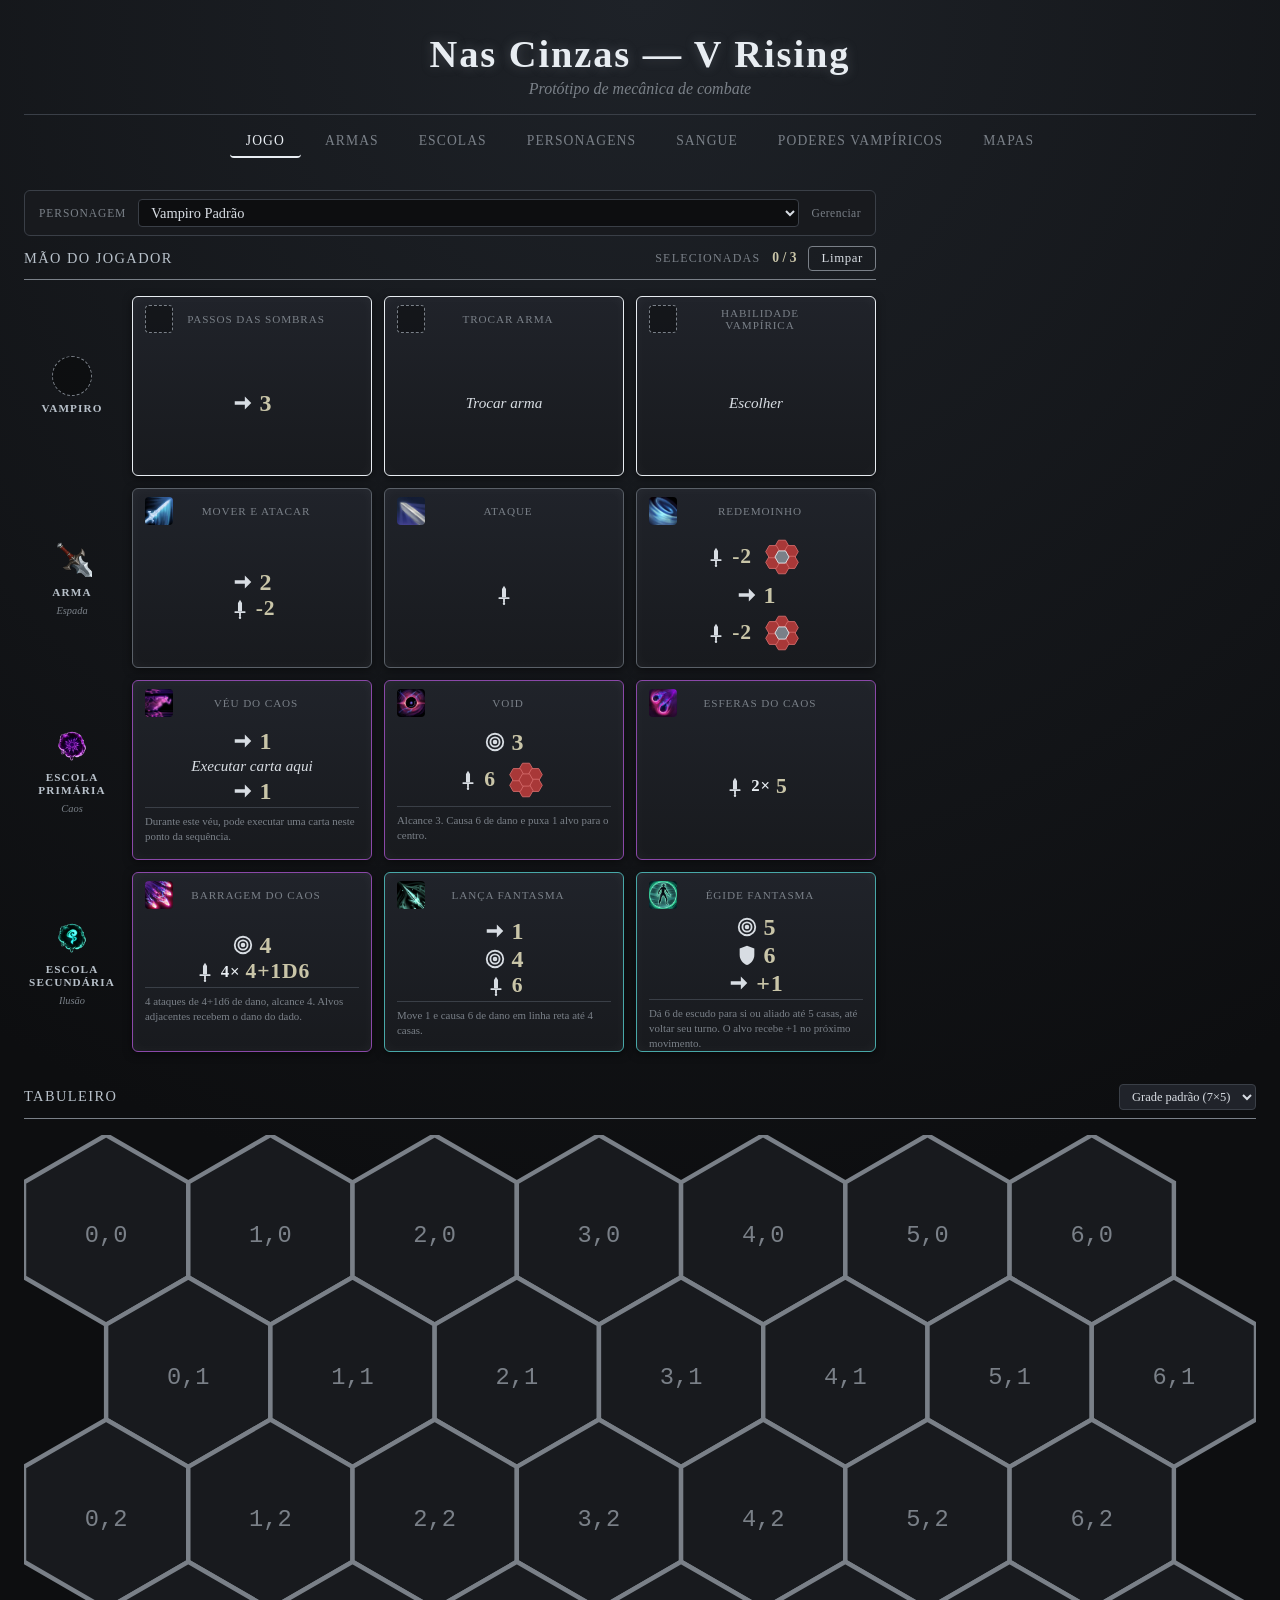
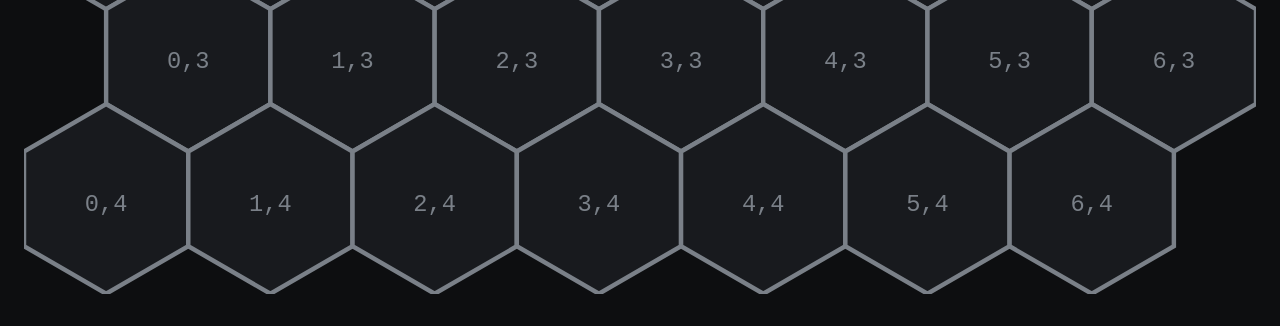
<file: index.html>
<!DOCTYPE html>
<html lang="pt-BR">
<head>
	<meta charset="UTF-8">
	<meta name="viewport" content="width=device-width, initial-scale=1.0">
	<title>Nas Cinzas — V Rising</title>
	<link rel="stylesheet" href="style.css?v=22">
</head>
<body>
	<header>
		<h1>Nas Cinzas — V Rising</h1>
		<p class="subtitle">Protótipo de mecânica de combate</p>
		<nav class="main-nav">
			<a href="index.html" class="active">Jogo</a>
			<a href="weapons.html">Armas</a>
			<a href="schools.html">Escolas</a>
			<a href="characters.html">Personagens</a>
			<a href="blood-types.html">Sangue</a>
			<a href="vampire-powers.html">Poderes Vampíricos</a>
			<a href="map-editor.html">Mapas</a>
		</nav>
	</header>

	<main>
		<section class="card-grid-wrapper">
			<div class="char-bar">
				<span class="char-bar-label">Personagem</span>
				<select id="char-select" class="char-select"></select>
				<a href="characters.html" class="char-bar-link">Gerenciar</a>
			</div>
			<div class="status-bar">
				<h2>Mão do jogador</h2>
				<div class="selection-info">
					<span class="selection-label">Selecionadas</span>
					<span id="selection-counter" class="selection-counter">0 / 3</span>
					<button id="reset-btn" class="reset-btn">Limpar</button>
				</div>
			</div>
			<div id="card-grid" class="card-grid">
				<!-- cartas renderizadas via JS -->
			</div>
		</section>

		<section class="board-wrapper">
			<div class="board-header">
				<h2 class="section-title">Tabuleiro</h2>
				<select id="map-select" class="map-select"></select>
			</div>
			<svg id="board" class="board" xmlns="http://www.w3.org/2000/svg"></svg>
		</section>
	</main>

	<script src="effects.js?v=13"></script>
	<script src="app.js?v=24"></script>
	<script src="board.js?v=2"></script>
</body>
</html>
</file>
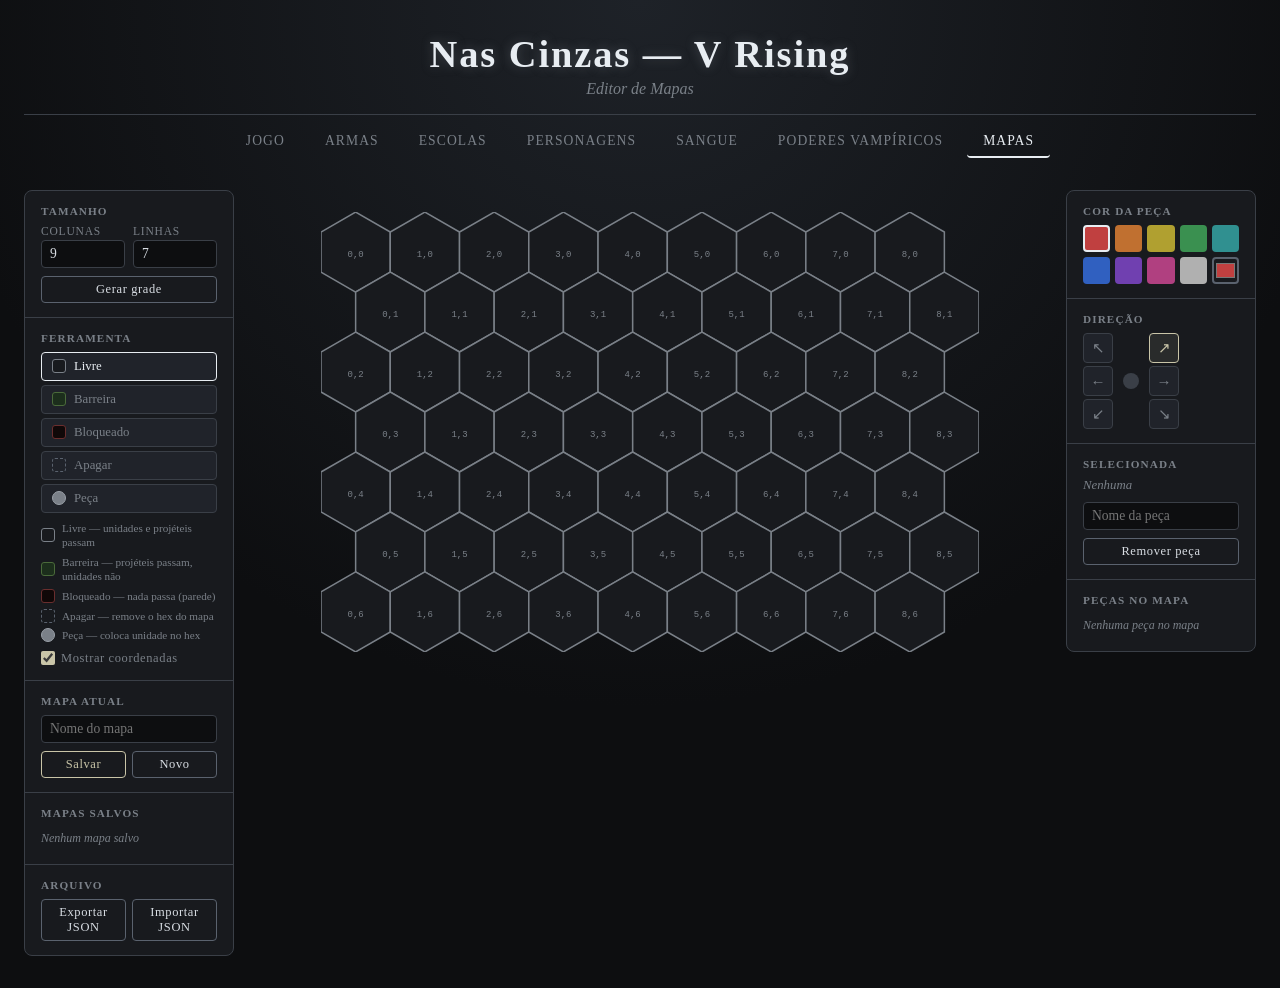
<file: map-editor.html>
<!DOCTYPE html>
<html lang="pt-BR">
<head>
	<meta charset="UTF-8">
	<meta name="viewport" content="width=device-width, initial-scale=1.0">
	<title>Editor de Mapas — Nas Cinzas</title>
	<link rel="stylesheet" href="style.css?v=20">
</head>
<body>
	<header>
		<h1>Nas Cinzas — V Rising</h1>
		<p class="subtitle">Editor de Mapas</p>
		<nav class="main-nav">
			<a href="index.html">Jogo</a>
			<a href="weapons.html">Armas</a>
			<a href="schools.html">Escolas</a>
			<a href="characters.html">Personagens</a>
			<a href="blood-types.html">Sangue</a>
			<a href="vampire-powers.html">Poderes Vampíricos</a>
			<a href="map-editor.html" class="active">Mapas</a>
		</nav>
	</header>

	<main class="editor-layout">
		<aside class="editor-sidebar">

			<section class="editor-section">
				<h3 class="editor-section-title">Tamanho</h3>
				<div class="editor-size-inputs">
					<label class="editor-label">
						<span>Colunas</span>
						<input type="number" id="input-cols" class="editor-number-input" min="3" max="24" value="9">
					</label>
					<label class="editor-label">
						<span>Linhas</span>
						<input type="number" id="input-rows" class="editor-number-input" min="3" max="20" value="7">
					</label>
				</div>
				<button class="editor-btn" id="btn-generate">Gerar grade</button>
			</section>

			<section class="editor-section">
				<h3 class="editor-section-title">Ferramenta</h3>
				<div class="editor-tools">
					<button class="tool-btn active" data-tool="free">
						<span class="tool-swatch tool-swatch-free"></span>
						Livre
					</button>
					<button class="tool-btn" data-tool="barreira">
						<span class="tool-swatch tool-swatch-barreira"></span>
						Barreira
					</button>
					<button class="tool-btn" data-tool="blocked">
						<span class="tool-swatch tool-swatch-blocked"></span>
						Bloqueado
					</button>
					<button class="tool-btn" data-tool="vazio">
						<span class="tool-swatch tool-swatch-vazio"></span>
						Apagar
					</button>
					<button class="tool-btn" data-tool="peca">
						<span class="tool-swatch tool-swatch-peca"></span>
						Peça
					</button>
				</div>
				<ul class="editor-legend">
					<li><span class="tool-swatch tool-swatch-free"></span> Livre — unidades e projéteis passam</li>
					<li><span class="tool-swatch tool-swatch-barreira"></span> Barreira — projéteis passam, unidades não</li>
					<li><span class="tool-swatch tool-swatch-blocked"></span> Bloqueado — nada passa (parede)</li>
					<li><span class="tool-swatch tool-swatch-vazio"></span> Apagar — remove o hex do mapa</li>
					<li><span class="tool-swatch tool-swatch-peca"></span> Peça — coloca unidade no hex</li>
				</ul>
				<label class="editor-checkbox-label">
					<input type="checkbox" id="toggle-labels" checked>
					Mostrar coordenadas
				</label>
			</section>

			<section class="editor-section">
				<h3 class="editor-section-title">Mapa atual</h3>
				<input type="text" id="input-map-name" class="editor-text-input" placeholder="Nome do mapa" maxlength="40">
				<div class="editor-btn-row">
					<button class="editor-btn editor-btn-primary" id="btn-save">Salvar</button>
					<button class="editor-btn" id="btn-new">Novo</button>
				</div>
			</section>

			<section class="editor-section">
				<h3 class="editor-section-title">Mapas salvos</h3>
				<ul class="editor-map-list" id="map-list">
					<!-- itens renderizados via JS -->
				</ul>
			</section>

			<section class="editor-section">
				<h3 class="editor-section-title">Arquivo</h3>
				<div class="editor-btn-row">
					<button class="editor-btn" id="btn-export">Exportar JSON</button>
					<label class="editor-btn editor-btn-file" id="btn-import-label">
						Importar JSON
						<input type="file" id="btn-import" accept=".json" style="display:none">
					</label>
				</div>
			</section>

		</aside>

		<section class="editor-canvas-wrapper">
			<span id="editor-status" class="editor-status"></span>
			<div class="editor-canvas-scroll">
				<svg id="editor-board" class="editor-board" xmlns="http://www.w3.org/2000/svg"></svg>
			</div>
		</section>
		<aside class="editor-right-panel">

			<section class="editor-section">
				<h3 class="editor-section-title">Cor da peça</h3>
				<div class="piece-color-grid">
					<button class="piece-color-swatch active" data-color="#c04040" style="background:#c04040" title="Vermelho"></button>
					<button class="piece-color-swatch" data-color="#c07030" style="background:#c07030" title="Laranja"></button>
					<button class="piece-color-swatch" data-color="#b0a030" style="background:#b0a030" title="Amarelo"></button>
					<button class="piece-color-swatch" data-color="#3a9050" style="background:#3a9050" title="Verde"></button>
					<button class="piece-color-swatch" data-color="#309090" style="background:#309090" title="Ciano"></button>
					<button class="piece-color-swatch" data-color="#3060c0" style="background:#3060c0" title="Azul"></button>
					<button class="piece-color-swatch" data-color="#7040b0" style="background:#7040b0" title="Roxo"></button>
					<button class="piece-color-swatch" data-color="#b04080" style="background:#b04080" title="Rosa"></button>
					<button class="piece-color-swatch" data-color="#b0b0b0" style="background:#b0b0b0" title="Prata"></button>
					<input type="color" id="piece-color-custom" class="piece-color-custom" value="#c04040" title="Cor personalizada">
				</div>
			</section>

			<section class="editor-section">
				<h3 class="editor-section-title">Direção</h3>
				<div class="facing-rose">
					<button class="facing-btn" data-dir="4" title="Noroeste">↖</button>
					<div></div>
					<button class="facing-btn active" data-dir="5" title="Nordeste">↗</button>
					<button class="facing-btn" data-dir="3" title="Oeste">←</button>
					<div class="facing-center"></div>
					<button class="facing-btn" data-dir="0" title="Leste">→</button>
					<button class="facing-btn" data-dir="2" title="Sudoeste">↙</button>
					<div></div>
					<button class="facing-btn" data-dir="1" title="Sudeste">↘</button>
				</div>
			</section>

			<section class="editor-section">
				<h3 class="editor-section-title">Selecionada</h3>
				<span id="piece-selected-info" class="piece-selected-info">Nenhuma</span>
				<input type="text" id="piece-name-input" class="editor-text-input" placeholder="Nome da peça" maxlength="30" disabled>
				<button class="editor-btn" id="btn-delete-piece" disabled>Remover peça</button>
			</section>

			<section class="editor-section">
				<h3 class="editor-section-title">Peças no mapa</h3>
				<ul class="editor-map-list" id="piece-list">
					<!-- renderizado via JS -->
				</ul>
			</section>

		</aside>
	</main>

	<script src="map-editor.js?v=2"></script>
</body>
</html>
</file>
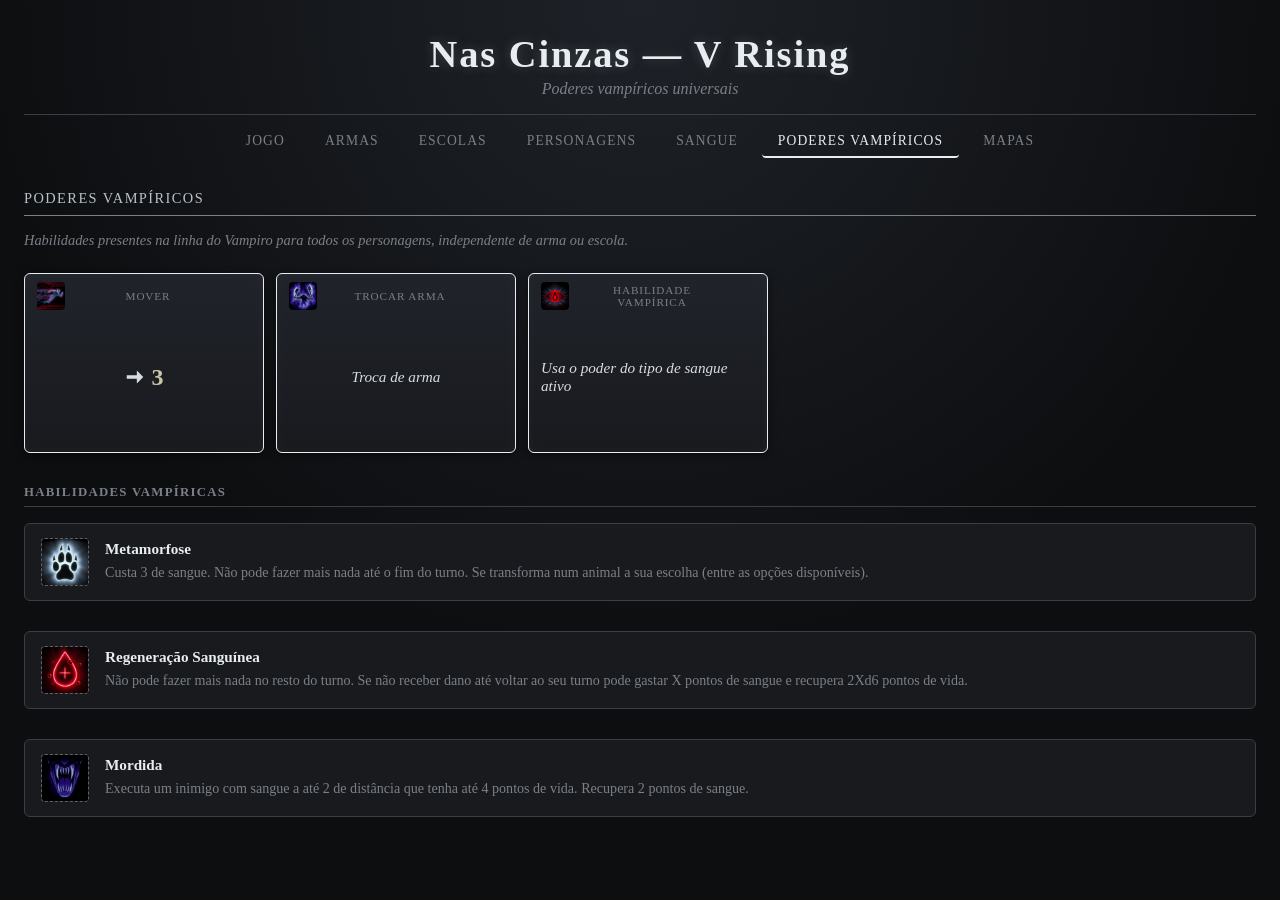
<file: vampire-powers.html>
<!DOCTYPE html>
<html lang="pt-BR">
<head>
	<meta charset="UTF-8">
	<title>Poderes Vampíricos — Nas Cinzas V Rising</title>
	<link rel="stylesheet" href="style.css?v=23">
</head>
<body>
	<header>
		<h1>Nas Cinzas — V Rising</h1>
		<p class="subtitle">Poderes vampíricos universais</p>
		<nav class="main-nav">
			<a href="index.html">Jogo</a>
			<a href="weapons.html">Armas</a>
			<a href="schools.html">Escolas</a>
			<a href="characters.html">Personagens</a>
			<a href="blood-types.html">Sangue</a>
			<a href="vampire-powers.html" class="active">Poderes Vampíricos</a>
			<a href="map-editor.html">Mapas</a>
		</nav>
	</header>
	<main>
		<section class="library">
			<h2 class="section-title">Poderes Vampíricos</h2>
			<p class="vpower-intro">Habilidades presentes na linha do Vampiro para todos os personagens, independente de arma ou escola.</p>
			<div id="vpower-row-cards" class="abilities-grid" style="--n:3"></div>
			<h3 class="vpower-section-title" id="vpower-abilities-heading">Habilidades Vampíricas</h3>
			<div id="vpower-abilities" class="vpower-list"></div>
		</section>
	</main>
	<script src="effects.js?v=13"></script>
	<script src="vampire-powers.js?v=3"></script>
</body>
</html>
</file>
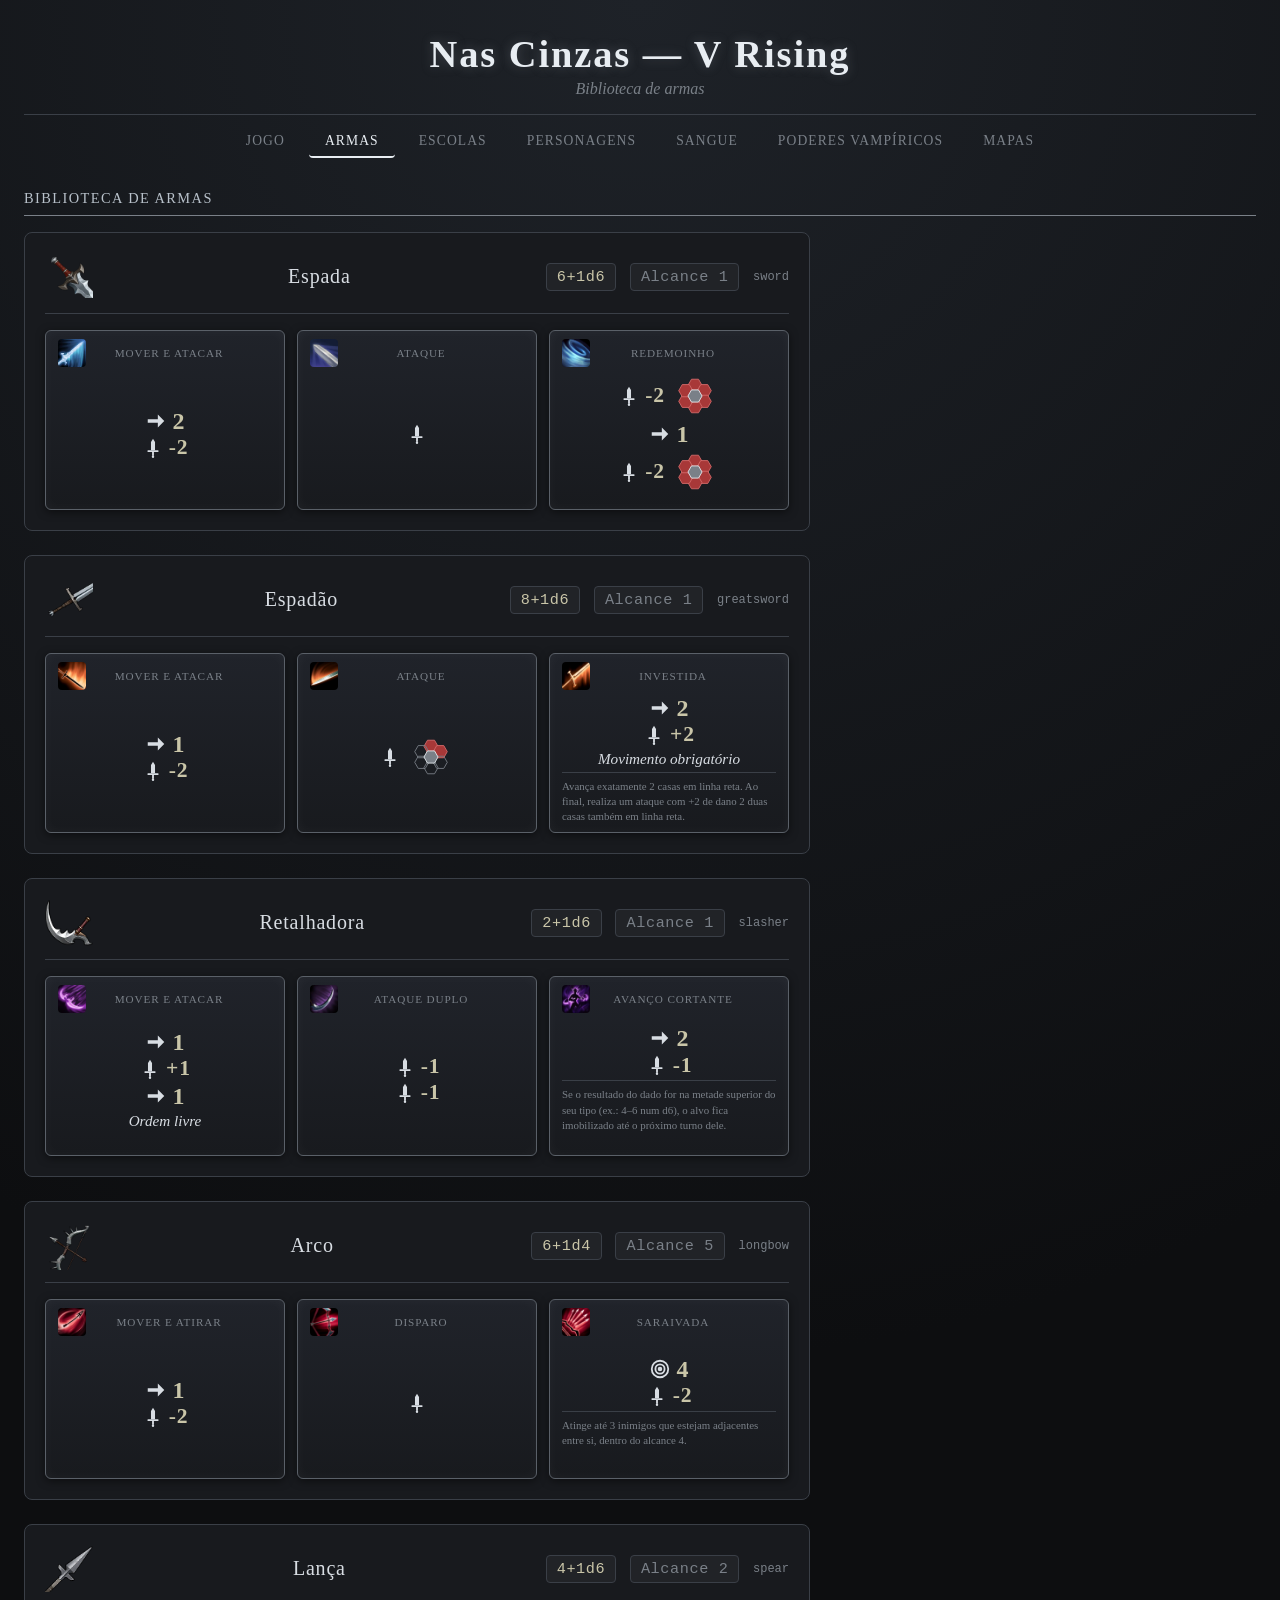
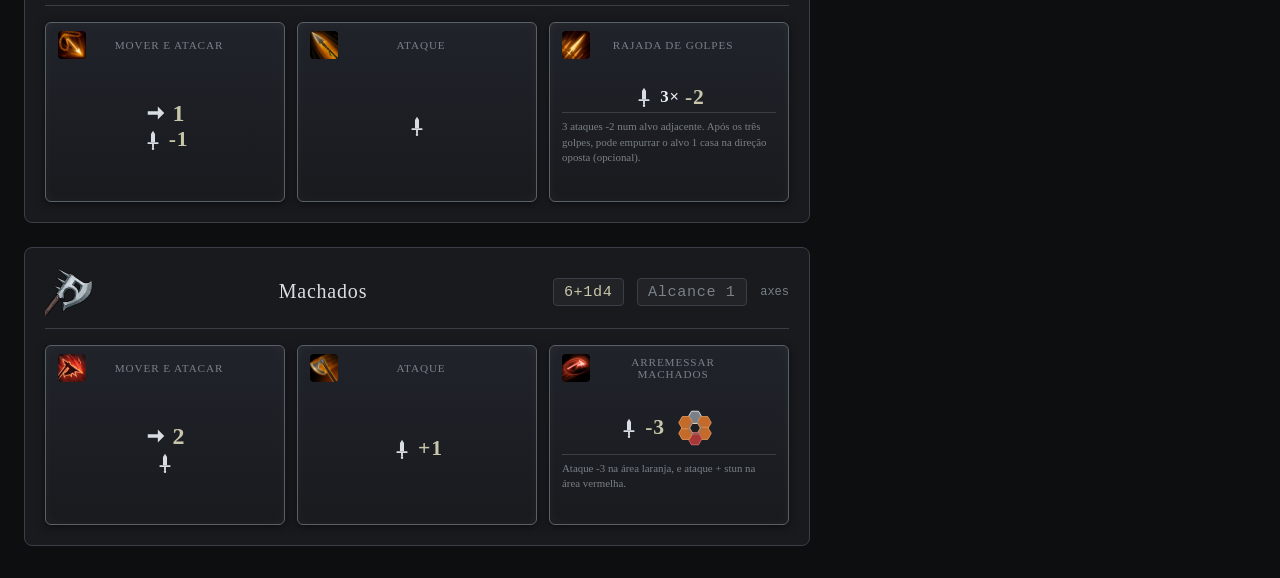
<file: weapons.html>
<!DOCTYPE html>
<html lang="pt-BR">
<head>
	<meta charset="UTF-8">
	<title>Armas — Nas Cinzas V Rising</title>
	<link rel="stylesheet" href="style.css?v=19">
</head>
<body>
	<header>
		<h1>Nas Cinzas — V Rising</h1>
		<p class="subtitle">Biblioteca de armas</p>
		<nav class="main-nav">
			<a href="index.html">Jogo</a>
			<a href="weapons.html" class="active">Armas</a>
			<a href="schools.html">Escolas</a>
			<a href="characters.html">Personagens</a>
			<a href="blood-types.html">Sangue</a>
			<a href="vampire-powers.html">Poderes Vampíricos</a>
			<a href="map-editor.html">Mapas</a>
		</nav>
	</header>
	<main>
		<section class="library">
			<h2 class="section-title">Biblioteca de Armas</h2>
			<div id="weapons-list" class="library-list"></div>
		</section>
	</main>
	<script src="effects.js?v=13"></script>
	<script src="weapons.js?v=4"></script>
</body>
</html>
</file>
<file: style.css>
/* ============================
   Nas Cinzas — V Rising
   style.css v22
   Tema prata pálido e neutro. Inclui nav, páginas de biblioteca,
   cores das 6 escolas de magia, suporte a <img> nos placeholders,
   estilos do editor de mapas, painel de peças, seletor de
   personagem no jogo e modal de edição de personagens.
   ============================ */

:root {
	--bg-base: #0d0e10;
	--bg-panel: #181a1e;
	--bg-panel-2: #20232a;
	--ink: #d8dde3;
	--ink-dim: #7a8088;
	--border: #3a3f47;
	--border-strong: #5a626e;
	--accent: #b8c1ca;
	--accent-bright: #e8edf2;
	--highlight: #c9c5a8;
	--heal: #c44a5a;

	--card-w: 240px;
	--card-h: 180px;
	--ability-card-w: 240px;
	--ability-card-h: 180px;
	--row-label-w: 96px;
	--gap: 12px;
}

* {
	box-sizing: border-box;
	margin: 0;
	padding: 0;
}

body {
	font-family: "Cormorant Garamond", "Georgia", serif;
	background:
		radial-gradient(circle at 50% 0%, #1e2228 0%, var(--bg-base) 60%);
	color: var(--ink);
	min-height: 100vh;
	padding: 32px 24px;
}

header {
	text-align: center;
	margin-bottom: 32px;
}

header h1 {
	font-size: 2.4rem;
	letter-spacing: 0.05em;
	color: var(--accent-bright);
	text-shadow: 0 0 12px rgba(184, 193, 202, 0.25);
}

header .subtitle {
	color: var(--ink-dim);
	font-style: italic;
	margin-top: 4px;
}

/* Nav compartilhada */
.main-nav {
	display: flex;
	justify-content: center;
	gap: 0.5rem;
	margin-top: 16px;
	padding-top: 12px;
	border-top: 1px solid var(--border);
}

.main-nav a {
	color: var(--ink-dim);
	text-decoration: none;
	padding: 0.4rem 1rem;
	border-radius: 4px;
	font-size: 0.85rem;
	letter-spacing: 0.08em;
	text-transform: uppercase;
	transition: color 0.15s ease, background 0.15s ease;
}

.main-nav a:hover {
	background: var(--bg-panel);
	color: var(--ink);
}

.main-nav a.active {
	color: var(--accent-bright);
	border-bottom: 2px solid var(--accent-bright);
}

main {
	max-width: 1400px;
	margin: 0 auto;
	display: flex;
	gap: 32px;
	align-items: flex-start;
	flex-wrap: wrap;
}

.card-grid-wrapper { flex: 0 0 auto; }
.board-wrapper { flex: 1 1 360px; min-width: 0; }

.status-bar {
	display: flex;
	justify-content: space-between;
	align-items: center;
	gap: 12px;
	margin-bottom: 16px;
	border-bottom: 1px solid var(--ink-dim);
	padding-bottom: 8px;
}

.status-bar h2,
.section-title {
	color: var(--accent);
	font-weight: 400;
	letter-spacing: 0.1em;
	text-transform: uppercase;
	font-size: 0.9rem;
	margin: 0;
}

.section-title {
	margin-bottom: 16px;
	padding-bottom: 8px;
	border-bottom: 1px solid var(--ink-dim);
}

.selection-info {
	display: flex;
	align-items: center;
	gap: 12px;
	font-size: 0.85rem;
}

.selection-label {
	color: var(--ink-dim);
	text-transform: uppercase;
	letter-spacing: 0.1em;
	font-size: 0.75rem;
}

.selection-counter {
	color: var(--highlight);
	font-weight: 600;
	font-variant-numeric: tabular-nums;
}

.reset-btn {
	background: transparent;
	border: 1px solid var(--ink-dim);
	color: var(--ink);
	padding: 4px 12px;
	border-radius: 4px;
	cursor: pointer;
	font-family: inherit;
	font-size: 0.8rem;
	letter-spacing: 0.05em;
	transition: all 0.15s ease;
}

.reset-btn:hover {
	border-color: var(--accent-bright);
	color: var(--accent-bright);
}

/* Grade do jogo */
.card-grid {
	display: grid;
	grid-template-columns: var(--row-label-w) repeat(3, var(--card-w));
	grid-template-rows: repeat(4, var(--card-h));
	gap: var(--gap);
}

.row-label {
	display: flex;
	flex-direction: column;
	align-items: center;
	justify-content: center;
	gap: 6px;
	padding: 4px;
	text-align: center;
}

.row-icon-placeholder {
	width: 40px;
	height: 40px;
	border-radius: 50%;
	background: rgba(0, 0, 0, 0.35);
	border: 1px dashed var(--ink-dim);
}

.row-name {
	font-size: 0.7rem;
	color: var(--accent);
	text-transform: uppercase;
	letter-spacing: 0.1em;
	font-weight: 600;
	line-height: 1.15;
}

.row-note {
	font-size: 0.65rem;
	color: var(--ink-dim);
	font-style: italic;
}

/* Carta base — usada no jogo e nas bibliotecas */
.card,
.ability-card {
	position: relative;
	background: linear-gradient(180deg, var(--bg-panel-2) 0%, var(--bg-panel) 100%);
	border: 1px solid var(--border);
	border-radius: 6px;
	padding: 8px 12px;
	display: grid;
	gap: 6px;
	box-shadow:
		inset 0 0 12px rgba(255, 255, 255, 0.04),
		0 2px 8px rgba(0, 0, 0, 0.5);
	transition: transform 0.15s ease, box-shadow 0.15s ease;
}

.card {
	grid-template-rows: auto 1fr;
	cursor: pointer;
}

.card:hover {
	transform: translateY(-4px);
	box-shadow:
		inset 0 0 18px rgba(255, 255, 255, 0.08),
		0 6px 14px rgba(0, 0, 0, 0.7);
}

.ability-card {
	width: var(--ability-card-w);
	height: var(--ability-card-h);
	grid-template-rows: auto 1fr auto;
}

.card-top {
	display: flex;
	align-items: center;
	gap: 8px;
}

.card-img-placeholder {
	width: 28px;
	height: 28px;
	border-radius: 4px;
	background: rgba(0, 0, 0, 0.35);
	border: 1px dashed var(--ink-dim);
	flex: 0 0 28px;
	overflow: hidden;
}

/* Quando uma imagem carrega, esconde o placeholder tracejado */
.card-img-placeholder.img-loaded,
.row-icon-placeholder.img-loaded,
.library-card-icon.img-loaded,
.character-row-icon.img-loaded {
	border: none;
	background: transparent;
}

.card-img-placeholder img,
.row-icon-placeholder img,
.library-card-icon img,
.character-row-icon img,
.char-header-weapon-icon img {
	width: 100%;
	height: 100%;
	object-fit: contain;
	display: block;
}

.card-name {
	flex: 1;
	text-align: center;
	font-size: 0.7rem;
	color: var(--ink-dim);
	text-transform: uppercase;
	letter-spacing: 0.08em;
	font-weight: 500;
	margin-right: 28px;
}

.card-effects {
	display: flex;
	flex-direction: column;
	align-items: center;
	justify-content: center;
	gap: 4px;
}

.effect-description {
	padding-top: 6px;
	border-top: 1px solid var(--border);
	width: 100%;
	font-size: 0.68rem;
	font-weight: 400;
	text-transform: none;
	letter-spacing: 0;
	color: var(--ink-dim);
	line-height: 1.4;
	text-align: left;
}

.effect {
	display: inline-flex;
	align-items: center;
	gap: 6px;
	font-size: 1.1rem;
	font-weight: 700;
	text-transform: uppercase;
	letter-spacing: 0.05em;
	color: var(--ink);
}

.effect-icon {
	display: inline-flex;
	width: 22px;
	height: 22px;
	color: var(--ink);
}

.effect-icon svg {
	width: 100%;
	height: 100%;
	display: block;
}

.effect-value {
	color: var(--highlight);
	font-size: 1.5rem;
	line-height: 1;
}

.effect-heal .effect-icon { color: var(--heal); }

.effect-text {
	font-size: 0.95rem;
	font-style: italic;
	text-transform: none;
	letter-spacing: normal;
	font-weight: 500;
	color: var(--ink);
}

.effect-empty {
	color: var(--ink-dim);
	font-size: 1rem;
	font-weight: 400;
}

.attack-effect {
	gap: 5px;
	line-height: 1;
}

.attack-effect .effect-value {
	font-size: 1.35rem;
}

.effect-area-wrap {
	width: 100%;
	display: flex;
	justify-content: center;
}

.effect-area {
	width: 50px;
	height: 44px;
	flex: 0 0 auto;
}

.area-pattern {
	width: 100%;
	height: 100%;
	display: block;
}

.area-hex {
	fill: transparent;
	stroke: var(--ink-dim);
	stroke-width: 2;
}

.area-hex.self {
	fill: #7a8088;
	stroke: var(--accent-bright);
}

.area-hex.hit,
.area-hex.strong-hit {
	fill: #a83838;
	stroke: #d46a6a;
}

.area-hex.orange-hit {
	fill: #c46a2a;
	stroke: #e0985a;
}

.effect-count {
	color: var(--accent-bright);
	font-size: 1.05rem;
	line-height: 1;
}

.effect-info {
	position: absolute;
	top: 8px;
	right: 8px;
	width: 18px;
	height: 18px;
	border: 1px solid var(--border-strong);
	border-radius: 50%;
	display: inline-flex;
	align-items: center;
	justify-content: center;
	background: rgba(13, 14, 16, 0.85);
	color: var(--accent-bright);
	font-family: "Consolas", "Courier New", monospace;
	font-size: 0.75rem;
	font-weight: 700;
	line-height: 1;
	text-transform: none;
	letter-spacing: normal;
	cursor: help;
	z-index: 6;
}

.effect-tooltip {
	position: absolute;
	right: 0;
	bottom: calc(100% + 8px);
	width: 190px;
	padding: 8px 10px;
	border: 1px solid var(--border-strong);
	border-radius: 6px;
	background: rgba(13, 14, 16, 0.96);
	color: var(--ink);
	font-family: "Cormorant Garamond", "Georgia", serif;
	font-size: 0.75rem;
	font-weight: 500;
	line-height: 1.25;
	text-transform: none;
	letter-spacing: normal;
	text-align: center;
	opacity: 0;
	pointer-events: none;
	transition: opacity 0.15s ease;
	z-index: 7;
}

.effect-tooltip::after {
	content: "";
	position: absolute;
	right: 4px;
	top: 100%;
	border: 6px solid transparent;
	border-top-color: var(--border-strong);
}

.effect-info:hover .effect-tooltip {
	opacity: 1;
}

/* Variantes de tipo (bordas) — valem para .card e .ability-card */
.card.vampire-row,    .ability-card.vampire-row    { border-color: var(--accent-bright); }
.card.weapon,         .ability-card.weapon         { border-color: #5a6068; }
.card.magic-primary,  .ability-card.magic-primary  { border-color: #6a3a8a; }
.card.magic-secondary,.ability-card.magic-secondary{ border-color: #3a6a8a; }

/* Cores das 6 escolas de magia */
.card.school-blood,   .ability-card.school-blood   { border-color: #a83838; }
.card.school-frost,   .ability-card.school-frost   { border-color: #4878a8; }
.card.school-unholy,  .ability-card.school-unholy  { border-color: #3a7a4a; }
.card.school-illusion, .ability-card.school-illusion { border-color: #48a8a8; }
.card.school-storm,   .ability-card.school-storm   { border-color: #c8a838; }
.card.school-chaos,   .ability-card.school-chaos   { border-color: #8a48a8; }

/* Estados de seleção (somente .card) */
.card.selected {
	border-color: var(--highlight);
	box-shadow:
		inset 0 0 18px rgba(201, 197, 168, 0.35),
		0 0 16px rgba(201, 197, 168, 0.5);
}

.card.selected:hover {
	box-shadow:
		inset 0 0 18px rgba(201, 197, 168, 0.45),
		0 6px 18px rgba(201, 197, 168, 0.6);
}

.card.blocked {
	opacity: 0.3;
	cursor: not-allowed;
	filter: grayscale(0.7);
}

.card.blocked:hover {
	transform: none;
	box-shadow:
		inset 0 0 12px rgba(255, 255, 255, 0.04),
		0 2px 8px rgba(0, 0, 0, 0.5);
}

/* Tabuleiro hexagonal */
.board { display: block; width: 100%; height: auto; }

.board-header {
	display: flex;
	align-items: center;
	justify-content: space-between;
	gap: 12px;
	margin-bottom: 16px;
	padding-bottom: 8px;
	border-bottom: 1px solid var(--ink-dim);
}

.board-header .section-title {
	margin: 0;
	padding: 0;
	border: none;
}

.map-select {
	background: var(--bg-panel-2);
	border: 1px solid var(--border);
	border-radius: 4px;
	color: var(--ink);
	font-family: inherit;
	font-size: 0.78rem;
	padding: 4px 8px;
	cursor: pointer;
	outline: none;
	transition: border-color 0.15s;
}

.map-select:focus,
.map-select:hover { border-color: var(--border-strong); }

.hex {
	fill: var(--bg-panel);
	stroke: var(--ink-dim);
	stroke-width: 1.5;
	transition: fill 0.15s ease, stroke 0.15s ease;
}

.hex:hover {
	fill: rgba(184, 193, 202, 0.12);
	stroke: var(--accent-bright);
	cursor: pointer;
}

.hex-label {
	fill: var(--ink-dim);
	font-size: 8px;
	font-family: "Consolas", "Courier New", monospace;
	text-anchor: middle;
	pointer-events: none;
	user-select: none;
}

/* Tipos de terreno no tabuleiro do jogo */
.hex-barreira {
	fill: #1c2e1c;
	stroke: #4a6a3a;
	stroke-width: 1.5;
}

.hex-blocked {
	fill: #100808;
	stroke: #6a2e2e;
	stroke-width: 1.5;
	cursor: not-allowed;
}

.hex-blocked:hover {
	fill: #100808;
	stroke: #6a2e2e;
}

/* Peças no tabuleiro do jogo */
.board-piece { pointer-events: none; }

.board-piece-label {
	fill: rgba(255, 255, 255, 0.92);
	font-size: 11px;
	font-weight: 700;
	font-family: "Cormorant Garamond", "Georgia", serif;
	text-anchor: middle;
	dominant-baseline: central;
	pointer-events: none;
	user-select: none;
}

/* ============================
   Páginas de biblioteca
   ============================ */

.library {
	flex: 1 1 100%;
	min-width: 0;
}

.library-list {
	display: flex;
	flex-direction: column;
	gap: 1.5rem;
	align-items: flex-start;
}

.library-list.compact {
	display: grid;
	grid-template-columns: repeat(auto-fill, minmax(360px, 1fr));
	align-items: stretch;
	width: 100%;
}

.library-card {
	background: var(--bg-panel);
	border: 1px solid var(--border);
	border-radius: 8px;
	padding: 1.25rem;
	width: fit-content;
}

.library-list.compact .library-card { width: auto; }

.library-card-header {
	display: flex;
	align-items: center;
	gap: 0.85rem;
	margin-bottom: 1rem;
	padding-bottom: 0.75rem;
	border-bottom: 1px solid var(--border);
}

.library-card-icon {
	width: 48px;
	height: 48px;
	border: 1px dashed var(--border-strong);
	border-radius: 4px;
	flex-shrink: 0;
}

.library-card-header h3 {
	margin: 0;
	flex: 1;
	font-size: 1.25rem;
	color: var(--ink);
	letter-spacing: 0.04em;
	font-weight: 500;
}

.library-card-id {
	color: var(--ink-dim);
	font-size: 0.75rem;
	font-family: "Consolas", "Courier New", monospace;
}

.weapon-damage,
.weapon-range {
	font-family: "Consolas", "Courier New", monospace;
	font-size: 0.95rem;
	background: rgba(255, 255, 255, 0.04);
	padding: 4px 10px;
	border-radius: 4px;
	border: 1px solid var(--border);
	letter-spacing: 0.04em;
}

.weapon-damage { color: var(--highlight); }
.weapon-range  { color: var(--ink-dim); }

.abilities-grid {
	display: grid;
	grid-template-columns: repeat(var(--n, 3), var(--ability-card-w));
	grid-auto-rows: var(--ability-card-h);
	gap: var(--gap);
}

.ability-slot-tag {
	display: none;
}

/* Seções do card de personagem */
.character-section {
	margin-top: 0.75rem;
	padding-top: 0.75rem;
	border-top: 1px dashed var(--border);
}

.character-section:first-of-type {
	border-top: none;
	padding-top: 0;
	margin-top: 0;
}

.character-section h4 {
	font-size: 0.7rem;
	text-transform: uppercase;
	color: var(--ink-dim);
	margin: 0 0 0.4rem 0;
	letter-spacing: 0.08em;
	font-weight: 500;
}

.character-row {
	display: flex;
	align-items: center;
	gap: 0.7rem;
	padding: 0.45rem 0.6rem;
	background: var(--bg-panel-2);
	border-radius: 4px;
	margin-bottom: 0.3rem;
}

.character-row:last-child { margin-bottom: 0; }

.character-row-icon {
	width: 28px;
	height: 28px;
	border: 1px dashed var(--border-strong);
	border-radius: 3px;
	flex-shrink: 0;
}

.character-row-name {
	flex: 1;
	font-size: 0.95rem;
	color: var(--ink);
}

.character-row-tag {
	color: var(--ink-dim);
	font-size: 0.75rem;
	font-family: "Consolas", "Courier New", monospace;
}

/* ============================
   Editor de Mapas
   ============================ */

main.editor-layout {
	flex-wrap: nowrap;
	align-items: flex-start;
	gap: 24px;
	max-width: none;
}

.editor-sidebar {
	flex: 0 0 210px;
	display: flex;
	flex-direction: column;
	gap: 0;
	background: var(--bg-panel);
	border: 1px solid var(--border);
	border-radius: 8px;
	overflow: hidden;
}

.editor-section {
	padding: 14px 16px;
	border-bottom: 1px solid var(--border);
	display: flex;
	flex-direction: column;
	gap: 8px;
}

.editor-section:last-child { border-bottom: none; }

.editor-section-title {
	font-size: 0.7rem;
	text-transform: uppercase;
	letter-spacing: 0.1em;
	color: var(--ink-dim);
	font-weight: 600;
	margin: 0;
}

.editor-size-inputs {
	display: grid;
	grid-template-columns: 1fr 1fr;
	gap: 8px;
}

.editor-label {
	display: flex;
	flex-direction: column;
	gap: 3px;
	font-size: 0.72rem;
	color: var(--ink-dim);
	text-transform: uppercase;
	letter-spacing: 0.07em;
}

.editor-number-input,
.editor-text-input {
	background: var(--bg-base);
	border: 1px solid var(--border);
	border-radius: 4px;
	color: var(--ink);
	font-family: inherit;
	font-size: 0.85rem;
	padding: 5px 8px;
	width: 100%;
	outline: none;
	transition: border-color 0.15s;
}

.editor-number-input:focus,
.editor-text-input:focus {
	border-color: var(--accent-bright);
}

.editor-btn {
	background: transparent;
	border: 1px solid var(--border-strong);
	color: var(--ink);
	padding: 5px 10px;
	border-radius: 4px;
	cursor: pointer;
	font-family: inherit;
	font-size: 0.78rem;
	letter-spacing: 0.05em;
	text-align: center;
	transition: border-color 0.15s, color 0.15s, background 0.15s;
	text-decoration: none;
	display: inline-block;
}

.editor-btn:hover {
	border-color: var(--accent-bright);
	color: var(--accent-bright);
}

.editor-btn-primary {
	border-color: var(--highlight);
	color: var(--highlight);
}

.editor-btn-primary:hover {
	background: rgba(201, 197, 168, 0.1);
}

.editor-btn-small {
	padding: 3px 8px;
	font-size: 0.72rem;
}

.editor-btn-file { cursor: pointer; }

.editor-btn-row {
	display: grid;
	grid-template-columns: 1fr 1fr;
	gap: 6px;
}

/* Ferramentas */

.editor-tools {
	display: flex;
	flex-direction: column;
	gap: 4px;
}

.tool-btn {
	display: flex;
	align-items: center;
	gap: 8px;
	background: var(--bg-panel-2);
	border: 1px solid var(--border);
	border-radius: 4px;
	color: var(--ink-dim);
	padding: 6px 10px;
	font-family: inherit;
	font-size: 0.8rem;
	cursor: pointer;
	text-align: left;
	transition: border-color 0.15s, color 0.15s;
}

.tool-btn:hover { color: var(--ink); border-color: var(--border-strong); }

.tool-btn.active {
	border-color: var(--accent-bright);
	color: var(--accent-bright);
}

.tool-swatch {
	width: 14px;
	height: 14px;
	border-radius: 3px;
	flex-shrink: 0;
	border: 1px solid;
}

.tool-swatch-free     { background: var(--bg-panel);  border-color: var(--ink-dim); }
.tool-swatch-barreira { background: #1c2e1c;           border-color: #4a6a3a; }
.tool-swatch-blocked  { background: #100808;           border-color: #6a2e2e; }
.tool-swatch-vazio    { background: transparent;       border: 1px dashed var(--border-strong); }
.tool-swatch-peca     { background: #7a8088;           border-color: #9aa0a8; border-radius: 50%; }

.editor-legend {
	list-style: none;
	display: flex;
	flex-direction: column;
	gap: 5px;
	padding: 0;
	margin: 0;
}

.editor-legend li {
	display: flex;
	align-items: center;
	gap: 7px;
	font-size: 0.7rem;
	color: var(--ink-dim);
	line-height: 1.3;
}

/* Lista de mapas salvos */

.editor-map-list {
	list-style: none;
	padding: 0;
	margin: 0;
	display: flex;
	flex-direction: column;
	gap: 3px;
	max-height: 180px;
	overflow-y: auto;
}

.editor-map-empty {
	font-size: 0.75rem;
	color: var(--ink-dim);
	font-style: italic;
	padding: 4px 0;
}

.editor-map-item {
	display: flex;
	align-items: center;
	gap: 4px;
	border-radius: 4px;
	padding: 3px 6px;
	background: var(--bg-panel-2);
	border: 1px solid transparent;
	transition: border-color 0.15s;
}

.editor-map-item.active { border-color: var(--accent-bright); }

.editor-map-name-btn {
	flex: 1;
	background: none;
	border: none;
	color: var(--ink);
	font-family: inherit;
	font-size: 0.8rem;
	text-align: left;
	cursor: pointer;
	padding: 0;
	white-space: nowrap;
	overflow: hidden;
	text-overflow: ellipsis;
}

.editor-map-name-btn:hover { color: var(--accent-bright); }

.editor-map-meta {
	font-size: 0.65rem;
	color: var(--ink-dim);
	font-family: "Consolas", "Courier New", monospace;
	flex-shrink: 0;
}

.editor-map-delete {
	background: none;
	border: none;
	color: var(--ink-dim);
	cursor: pointer;
	font-size: 0.9rem;
	line-height: 1;
	padding: 0 2px;
	flex-shrink: 0;
	transition: color 0.15s;
}

.editor-map-delete:hover { color: var(--heal); }

/* Canvas */

.editor-canvas-wrapper {
	flex: 1 1 0;
	min-width: 0;
	display: flex;
	flex-direction: column;
	gap: 10px;
}

.editor-status {
	font-size: 0.78rem;
	color: var(--highlight);
	font-style: italic;
	min-height: 1em;
}

.editor-checkbox-label {
	display: flex;
	align-items: center;
	gap: 6px;
	font-size: 0.78rem;
	color: var(--ink-dim);
	cursor: pointer;
	user-select: none;
	letter-spacing: 0.05em;
}

.editor-checkbox-label:hover { color: var(--ink); }

.editor-checkbox-label input[type="checkbox"] {
	accent-color: var(--highlight);
	width: 14px;
	height: 14px;
	cursor: pointer;
}

.editor-canvas-scroll {
	overflow: auto;
	cursor: crosshair;
	display: flex;
	justify-content: center;
	align-items: flex-start;
}

.editor-board {
	display: block;
	user-select: none;
}

/* Hexes do editor */

.editor-hex {
	stroke-width: 1.5;
	transition: fill 0.08s, stroke 0.08s;
}

.editor-hex-free {
	fill: var(--bg-panel);
	stroke: var(--ink-dim);
}

.editor-hex-barreira {
	fill: #1c2e1c;
	stroke: #4a6a3a;
}

.editor-hex-blocked {
	fill: #100808;
	stroke: #6a2e2e;
}

.editor-hex-vazio {
	fill: transparent;
	stroke: var(--border);
	stroke-dasharray: 4 4;
	stroke-width: 1;
	opacity: 0.35;
}

.editor-hex:not(.editor-hex-vazio):hover {
	stroke: var(--accent-bright);
	stroke-width: 2;
}

.editor-hex-vazio:hover {
	opacity: 0.7;
	stroke: var(--border-strong);
}

.editor-hex.drag-target {
	fill: rgba(201, 197, 168, 0.18);
	stroke: var(--highlight);
	stroke-width: 2.5;
}

.editor-hex-label {
	fill: var(--ink-dim);
	font-size: 9px;
	font-family: "Consolas", "Courier New", monospace;
	text-anchor: middle;
	pointer-events: none;
	user-select: none;
}

/* ============================
   Painel direito — Peças
   ============================ */

.editor-right-panel {
	flex: 0 0 190px;
	display: flex;
	flex-direction: column;
	background: var(--bg-panel);
	border: 1px solid var(--border);
	border-radius: 8px;
	overflow: hidden;
}

/* Cores */

.piece-color-grid {
	display: grid;
	grid-template-columns: repeat(5, 1fr);
	gap: 5px;
}

.piece-color-swatch {
	aspect-ratio: 1;
	border-radius: 4px;
	border: 2px solid transparent;
	cursor: pointer;
	transition: transform 0.1s, border-color 0.12s;
	padding: 0;
}

.piece-color-swatch:hover { transform: scale(1.12); }
.piece-color-swatch.active { border-color: var(--accent-bright); }

.piece-color-custom {
	aspect-ratio: 1;
	border: 2px solid var(--border-strong);
	border-radius: 4px;
	cursor: pointer;
	padding: 0;
	background: none;
	width: 100%;
}

.piece-color-custom:hover { border-color: var(--accent-bright); }

/* Rose de direção */

.facing-rose {
	display: grid;
	grid-template-columns: repeat(3, 30px);
	grid-template-rows: repeat(3, 30px);
	gap: 3px;
	align-items: center;
	justify-items: center;
}

.facing-center {
	width: 16px;
	height: 16px;
	border-radius: 50%;
	background: var(--border);
}

.facing-btn {
	width: 30px;
	height: 30px;
	border: 1px solid var(--border);
	border-radius: 4px;
	background: var(--bg-panel-2);
	color: var(--ink-dim);
	cursor: pointer;
	font-size: 15px;
	display: flex;
	align-items: center;
	justify-content: center;
	transition: border-color 0.12s, color 0.12s, background 0.12s;
	padding: 0;
}

.facing-btn:hover {
	border-color: var(--border-strong);
	color: var(--ink);
}

.facing-btn.active {
	border-color: var(--highlight);
	color: var(--highlight);
	background: rgba(201, 197, 168, 0.1);
}

/* Info e ações */

.piece-selected-info {
	font-size: 0.8rem;
	color: var(--ink-dim);
	font-style: italic;
	min-height: 1.2em;
}

/* Peças no SVG */

.piece-group { cursor: pointer; }

.piece-group:hover circle {
	stroke: var(--accent-bright);
	stroke-width: 2.5px;
}

.piece-label {
	fill: rgba(255, 255, 255, 0.92);
	font-size: 13px;
	font-weight: 700;
	font-family: "Cormorant Garamond", "Georgia", serif;
	text-anchor: middle;
	dominant-baseline: central;
	pointer-events: none;
	user-select: none;
}

/* Lista de peças */

.piece-list-swatch {
	width: 12px;
	height: 12px;
	border-radius: 50%;
	flex-shrink: 0;
	border: 1px solid rgba(255,255,255,0.2);
}

/* ============================
   Seletor de personagem no jogo
   ============================ */

.char-bar {
	display: flex;
	align-items: center;
	gap: 12px;
	margin-bottom: 10px;
	padding: 8px 14px;
	background: var(--bg-panel);
	border: 1px solid var(--border);
	border-radius: 6px;
}

.char-bar-label {
	font-size: 0.72rem;
	text-transform: uppercase;
	letter-spacing: 0.08em;
	color: var(--ink-dim);
	flex-shrink: 0;
}

.char-select {
	flex: 1;
	background: var(--bg-base);
	border: 1px solid var(--border);
	border-radius: 4px;
	color: var(--ink);
	font-family: inherit;
	font-size: 0.9rem;
	padding: 4px 8px;
	outline: none;
	cursor: pointer;
}

.char-select:focus { border-color: var(--accent-bright); }

.char-bar-link {
	font-size: 0.72rem;
	color: var(--ink-dim);
	text-decoration: none;
	flex-shrink: 0;
	letter-spacing: 0.04em;
	transition: color 0.15s;
}

.char-bar-link:hover { color: var(--highlight); }

/* ============================
   Biblioteca de personagens — editor
   ============================ */

.library-header {
	display: flex;
	align-items: center;
	justify-content: space-between;
	margin-bottom: 1.25rem;
}

.library-header .section-title { margin: 0; }

/* Portrait de personagem — maior, borda sólida, altura adapta à imagem */
.character .library-card-icon {
	width: 96px;
	height: auto;
	min-height: 64px;
	border-style: solid;
	border-color: var(--border-strong);
	border-radius: 6px;
	flex-shrink: 0;
	overflow: hidden;
}

.character .library-card-icon img {
	width: 100%;
	height: auto;
	object-fit: unset;
	display: block;
}

/* Header do card de personagem — 2 colunas: portrait + info */
.char-card-header {
	align-items: start;
	gap: 1rem;
}

.char-header-body {
	display: flex;
	flex-direction: column;
	gap: 8px;
	min-width: 0;
	flex: 1;
	padding-top: 2px;
}

.char-header-top {
	display: flex;
	align-items: flex-start;
	gap: 8px;
}

.char-header-top h3 { flex: 1; min-width: 0; }

.char-header-weapon {
	display: flex;
	align-items: center;
	gap: 7px;
	background: var(--bg-panel-2);
	border-radius: 4px;
	padding: 5px 8px;
}

.char-header-weapon-icon {
	width: 22px;
	height: 22px;
	border: 1px dashed var(--border-strong);
	border-radius: 2px;
	flex-shrink: 0;
}

.char-header-weapon-name {
	flex: 1;
	font-size: 0.88rem;
	color: var(--ink);
}

.char-header-no-weapon {
	font-size: 0.78rem;
	color: var(--ink-dim);
	font-style: italic;
}

/* Dica descritiva no topo da página de personagens */
.char-page-hint {
	font-size: 0.85rem;
	color: var(--ink-dim);
	font-style: italic;
	margin-bottom: 1.5rem;
}

/* Tipo de sangue no header do card */
.char-header-meta {
	display: flex;
	align-items: center;
	gap: 8px;
}

.char-header-meta-label {
	font-size: 0.65rem;
	text-transform: uppercase;
	letter-spacing: 0.08em;
	color: var(--ink-dim);
	flex-shrink: 0;
}

.char-header-meta-value {
	font-size: 0.88rem;
	color: var(--ink);
}

/* Stats de vida e sangue na ficha */
.char-stats-row {
	display: flex;
	gap: 1.25rem;
	margin-top: 8px;
}

.char-stat {
	display: flex;
	align-items: baseline;
	gap: 4px;
}

.char-stat-label {
	font-size: 0.65rem;
	text-transform: uppercase;
	letter-spacing: 0.07em;
	color: var(--ink-dim);
}

.char-stat-value {
	font-size: 1.05rem;
	font-weight: 600;
	font-family: "Consolas", "Courier New", monospace;
}

.char-stat-vida .char-stat-value  { color: #5aaa6a; }
.char-stat-sangue .char-stat-value { color: #c44a5a; }

/* Arma equipada destacada no inventário */
.char-row-equipped {
	border: 1px solid var(--highlight);
	background: rgba(201, 197, 168, 0.06);
}

.char-row-equipped .character-row-name {
	color: var(--highlight);
}

/* Cards de tipo de sangue */
.blood-type-card .library-card-header {
	align-items: center;
}

.blood-type-body {
	margin-top: 0.75rem;
}

.blood-type-placeholder {
	font-size: 0.82rem;
	color: var(--ink-dim);
	font-style: italic;
}

.blood-section {
	margin-top: 0.75rem;
}

.blood-section + .blood-section {
	padding-top: 0.75rem;
	border-top: 1px dashed var(--border);
}

.blood-section-title {
	font-size: 0.7rem;
	text-transform: uppercase;
	color: var(--ink-dim);
	margin: 0 0 0.5rem 0;
	letter-spacing: 0.08em;
	font-weight: 500;
}

.blood-passives-list {
	list-style: none;
	padding: 0;
	margin: 0;
	display: flex;
	flex-direction: column;
	gap: 6px;
}

.blood-passives-list li {
	font-size: 0.88rem;
	color: var(--ink);
	padding: 6px 10px;
	background: var(--bg-panel-2);
	border-radius: 4px;
	border-left: 2px solid var(--heal);
	line-height: 1.4;
}

.blood-vpower-card {
	width: var(--ability-card-w);
}

/* ============================
   Poderes vampíricos universais
   ============================ */

.vpower-intro {
	font-size: 0.9rem;
	color: var(--ink-dim);
	font-style: italic;
	margin-bottom: 1.5rem;
}

.vpower-section-title {
	font-size: 0.8rem;
	text-transform: uppercase;
	letter-spacing: 0.1em;
	color: var(--ink-dim);
	margin: 2rem 0 1rem;
	padding-bottom: 0.4rem;
	border-bottom: 1px solid var(--border);
}

.vpower-list {
	display: flex;
	flex-direction: column;
	gap: 1.25rem;
}

.vpower-entry {
	display: flex;
	align-items: flex-start;
	gap: 1.5rem;
	background: var(--bg-panel);
	border: 1px solid var(--border);
	border-radius: 8px;
	padding: 1.25rem;
}

.vpower-desc {
	flex: 1;
	display: flex;
	flex-direction: column;
	gap: 6px;
	padding-top: 4px;
}

.vpower-slot {
	font-size: 0.65rem;
	text-transform: uppercase;
	letter-spacing: 0.1em;
	color: var(--ink-dim);
	font-family: "Consolas", "Courier New", monospace;
}

.vpower-desc p {
	font-size: 0.95rem;
	color: var(--ink);
	line-height: 1.5;
}

/* Lista simples de habilidades vampíricas */
.vability-item {
	display: flex;
	align-items: flex-start;
	gap: 1rem;
	padding: 0.875rem 1rem;
	background: var(--bg-panel);
	border: 1px solid var(--border);
	border-radius: 6px;
}

.vability-item + .vability-item {
	margin-top: 0.625rem;
}

.vability-item-icon {
	width: 48px;
	height: 48px;
	flex-shrink: 0;
	border: 1px dashed var(--border-strong);
	border-radius: 4px;
	display: flex;
	align-items: center;
	justify-content: center;
	overflow: hidden;
}

.vability-item-icon img {
	width: 100%;
	height: 100%;
	object-fit: cover;
}

.vability-item-body {
	display: flex;
	flex-direction: column;
	gap: 4px;
	padding-top: 2px;
}

.vability-item-name {
	font-size: 0.95rem;
	color: var(--accent-bright);
}

.vability-item-desc {
	font-size: 0.88rem;
	color: var(--ink-dim);
	line-height: 1.55;
}

/* Separador de seção dentro do modal */
.modal-section-sep {
	display: flex;
	align-items: center;
	gap: 10px;
	padding: 2px 0;
}

.modal-section-sep::before,
.modal-section-sep::after {
	content: "";
	flex: 1;
	border-top: 1px dashed var(--border);
}

/* Linha de efeito no editor de tipo de sangue */
.effect-row {
	display: grid;
	grid-template-columns: 110px 1fr auto;
	gap: 6px;
	align-items: center;
}

.char-edit-btn {
	background: transparent;
	border: 1px solid var(--border-strong);
	color: var(--ink-dim);
	width: 28px;
	height: 28px;
	padding: 5px;
	border-radius: 4px;
	cursor: pointer;
	display: flex;
	align-items: center;
	justify-content: center;
	flex-shrink: 0;
	margin-left: auto;
	transition: border-color 0.15s, color 0.15s;
}

.char-edit-btn:hover {
	border-color: var(--highlight);
	color: var(--highlight);
}

/* ============================
   Modal de edição de personagem
   ============================ */

.modal-overlay {
	position: fixed;
	inset: 0;
	background: rgba(0, 0, 0, 0.72);
	display: none;
	align-items: center;
	justify-content: center;
	z-index: 100;
	padding: 20px;
}

.modal-overlay.open { display: flex; }

.modal {
	background: var(--bg-panel);
	border: 1px solid var(--border-strong);
	border-radius: 10px;
	width: 100%;
	max-width: 520px;
	max-height: 90vh;
	display: flex;
	flex-direction: column;
	overflow: hidden;
}

.modal-header {
	display: flex;
	align-items: center;
	justify-content: space-between;
	padding: 16px 20px;
	border-bottom: 1px solid var(--border);
	flex-shrink: 0;
}

.modal-header h3 {
	font-size: 1.1rem;
	color: var(--accent-bright);
	font-weight: 500;
	letter-spacing: 0.04em;
	margin: 0;
}

.modal-close {
	background: none;
	border: none;
	color: var(--ink-dim);
	font-size: 1.5rem;
	cursor: pointer;
	line-height: 1;
	padding: 0 4px;
	transition: color 0.15s;
}

.modal-close:hover { color: var(--ink); }

.modal-body {
	padding: 18px 20px;
	overflow-y: auto;
	display: flex;
	flex-direction: column;
	gap: 14px;
	flex: 1;
}

.modal-footer {
	padding: 12px 20px;
	border-top: 1px solid var(--border);
	display: flex;
	align-items: center;
	justify-content: space-between;
	flex-shrink: 0;
}

.modal-footer-right {
	display: flex;
	gap: 8px;
}

.modal-delete-btn {
	border-color: #6a2e2e;
	color: #c07070;
}

.modal-delete-btn:hover {
	background: rgba(106, 46, 46, 0.15);
	border-color: #c07070;
	color: #e09090;
}

.modal-field {
	display: flex;
	flex-direction: column;
	gap: 5px;
}

.modal-field-row {
	display: grid;
	grid-template-columns: 1fr 160px;
	gap: 12px;
	align-items: end;
}

.modal-label {
	font-size: 0.7rem;
	text-transform: uppercase;
	letter-spacing: 0.08em;
	color: var(--ink-dim);
	display: block;
}

.modal-label-row {
	display: flex;
	align-items: center;
	justify-content: space-between;
}

.modal-select {
	background: var(--bg-base);
	border: 1px solid var(--border);
	border-radius: 4px;
	color: var(--ink);
	font-family: inherit;
	font-size: 0.88rem;
	padding: 5px 8px;
	width: 100%;
	outline: none;
	cursor: pointer;
}

.modal-select:focus { border-color: var(--accent-bright); }

.modal-checkboxes {
	display: flex;
	flex-wrap: wrap;
	gap: 10px;
	padding: 6px 0 2px;
}

.modal-checkbox-row {
	display: flex;
	align-items: center;
	gap: 6px;
	font-size: 0.88rem;
	color: var(--ink);
	cursor: pointer;
}

.modal-checkbox-row input[type="checkbox"] {
	accent-color: var(--highlight);
	cursor: pointer;
}

/* Upload de ícone */

.char-icon-row {
	display: flex;
	align-items: center;
	gap: 16px;
}

.char-icon-preview {
	width: 64px;
	height: 64px;
	border: 1px dashed var(--border-strong);
	border-radius: 6px;
	flex-shrink: 0;
	display: flex;
	align-items: center;
	justify-content: center;
	overflow: hidden;
	background: var(--bg-panel-2);
}

.char-icon-preview img {
	width: 100%;
	height: 100%;
	object-fit: cover;
	border-radius: 4px;
}

.char-icon-controls {
	display: flex;
	flex-direction: column;
	gap: 6px;
}

/* Habilidades vampíricas */

.vabilities-list {
	display: flex;
	flex-direction: column;
	gap: 5px;
	margin-top: 6px;
}

.vability-row {
	display: flex;
	gap: 6px;
	align-items: center;
}

.vability-row .editor-text-input { flex: 1; }
</file>
